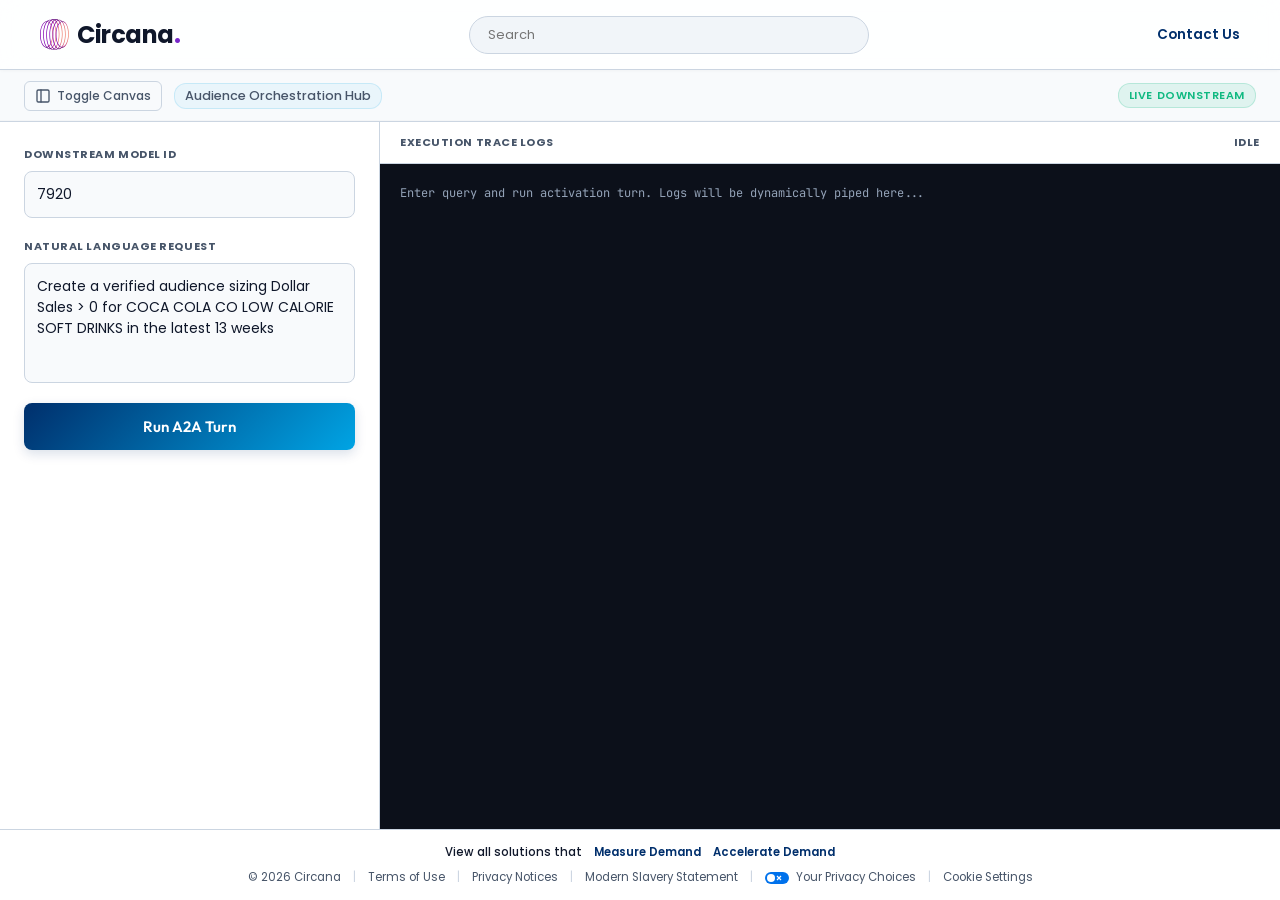
<file: google_repos/a2a_a2ui_on_prem/static/index.html>
<!DOCTYPE html>
<html lang='en'>
<head>
  <meta charset='UTF-8'>
  <meta name='viewport' content='width=device-width, initial-scale=1.0'>
  <title>Drive Growth with Market Research, Consumer Data, & Industry Analysis | Circana</title>
  <link rel='preconnect' href='https://fonts.googleapis.com'>
  <link rel='preconnect' href='https://fonts.gstatic.com' crossorigin>
  <link href='https://fonts.googleapis.com/css2?family=Inter:wght@400;500;600;700&family=JetBrains+Mono:wght@400;500&family=Outfit:wght@400;500;600;700&family=Poppins:wght@300;400;500;600;700&display=swap' rel='stylesheet'>
  <link rel="icon" href="favicon.svg" type="image/svg+xml"/>
  
  <style>
    :root {
      --bg-primary: #f8fafc;       /* Slate 50 */
      --bg-secondary: #ffffff;     /* White card bg */
      --bg-tertiary: #f1f5f9;      /* Slate 100 */
      --border-color: #cbd5e1;     /* Slate 300 */
      --text-main: #0f172a;        /* Slate 900 */
      --text-muted: #475569;       /* Slate 600 */
      --accent-color: #002f6c;     /* Circana Primary Deep Blue */
      --accent-hover: #001f4d;     /* Circana Darker Blue */
      --accent-light: #00a4e4;     /* Circana Light Blue */
      --green-glow: #10b981;
      --card-radius: 12px;
      --transition-speed: 0.25s;
    }

    * {
      box-sizing: border-box;
      margin: 0;
      padding: 0;
    }

    body {
      font-family: 'Poppins', 'Inter', sans-serif;
      background-color: var(--bg-primary);
      color: var(--text-main);
      display: flex;
      flex-direction: column;
      height: 100vh;
      overflow: hidden;
    }

    /* Primary Header (Brand Nav) matching Circana style */
    .primary-header {
      display: flex;
      justify-content: space-between;
      align-items: center;
      padding: 14px 40px;
      background: rgba(255, 255, 255, 0.85);
      backdrop-filter: blur(12px);
      border-bottom: 1px solid var(--border-color);
      box-shadow: 0 1px 3px 0 rgba(0,0,0,0.03);
      height: 70px;
      box-sizing: border-box;
    }

    .brand {
      display: flex;
      align-items: center;
      gap: 16px;
    }

    .circana-logo {
      height: 32px;
      display: block;
      object-fit: contain;
    }

    .brand-title {
      font-family: 'Poppins', sans-serif;
      font-weight: 700;
      font-size: 24px;
      color: #0f172a;
      letter-spacing: -0.5px;
      line-height: 1;
    }

    .brand-dot {
      color: #7928ca;
    }

    /* Header search bar */
    .search-container {
      flex: 1;
      max-width: 400px;
      margin: 0 40px;
      display: flex;
    }

    .header-search {
      width: 100%;
      background: #f1f5f9;
      border: 1px solid var(--border-color);
      border-radius: 20px;
      color: var(--text-main);
      padding: 8px 18px;
      font-family: inherit;
      font-size: 13px;
      outline: none;
      transition: border-color var(--transition-speed);
    }

    .header-search:focus {
      border-color: var(--accent-light);
      background: #ffffff;
    }

    .header-actions {
      display: flex;
      align-items: center;
      gap: 20px;
      font-size: 0.85rem;
    }

    .btn-contact {
      color: var(--accent-color);
      text-decoration: none;
      font-weight: 600;
    }

    .btn-contact:hover {
      text-decoration: underline;
    }

    /* Secondary Header (Application Subheader) */
    .app-subheader {
      display: flex;
      justify-content: space-between;
      align-items: center;
      padding: 8px 24px;
      background: #f8fafc;
      border-bottom: 1px solid var(--border-color);
      box-shadow: inset 0 -1px 0 0 rgba(0,0,0,0.02);
      height: 52px;
      box-sizing: border-box;
      flex-shrink: 0;
    }

    .btn-toggle-canvas {
      background: none;
      border: 1px solid var(--border-color);
      border-radius: 6px;
      padding: 5px 10px;
      cursor: pointer;
      color: var(--text-muted);
      display: flex;
      align-items: center;
      gap: 6px;
      font-family: inherit;
      font-size: 12px;
      font-weight: 500;
      transition: background var(--transition-speed);
    }

    .btn-toggle-canvas:hover {
      background: var(--bg-tertiary);
    }

    .hub-label {
      font-family: 'Poppins', sans-serif;
      font-size: 0.8rem;
      font-weight: 500;
      color: var(--text-muted);
      background: rgba(0, 164, 228, 0.06);
      padding: 3px 10px;
      border-radius: 12px;
      border: 1px solid rgba(0, 164, 228, 0.15);
    }

    .badge-live {
      background-color: rgba(16, 185, 129, 0.1);
      color: var(--green-glow);
      border: 1px solid rgba(16, 185, 129, 0.2);
      font-size: 11px;
      font-weight: 600;
      padding: 3px 10px;
      border-radius: 12px;
      text-transform: uppercase;
      letter-spacing: 0.05em;
    }

    /* Thicker loading progress bar with a shimmer animation */
    .global-progress-bar {
      height: 8px;
      width: 100%;
      background: #e2e8f0;
      position: relative;
      display: none;
      flex-shrink: 0;
      overflow: hidden;
    }

    .global-progress-fill {
      height: 100%;
      width: 0%;
      background: linear-gradient(90deg, var(--accent-light) 0%, var(--green-glow) 50%, var(--accent-light) 100%);
      background-size: 200% 100%;
      animation: progress-shimmer 1.5s infinite linear;
      transition: width 0.4s cubic-bezier(0.4, 0, 0.2, 1);
    }

    @keyframes progress-shimmer {
      0% {
        background-position: 200% 0;
      }
      100% {
        background-position: -200% 0;
      }
    }

    /* App Workspace wrapper layout */
    .app-workspace {
      display: flex;
      flex-direction: column;
      flex: 1;
      overflow: hidden;
    }

    /* Main Content Area */
    .container {
      display: flex;
      flex: 1;
      overflow: hidden;
    }

    /* Sidebar controls */
    .sidebar {
      width: 380px;
      background-color: var(--bg-secondary);
      border-right: 1px solid var(--border-color);
      display: flex;
      flex-direction: column;
      padding: 24px;
      gap: 20px;
      overflow-y: auto;
    }

    .input-group {
      display: flex;
      flex-direction: column;
      gap: 8px;
    }

    .input-label {
      font-size: 11px;
      font-weight: 700;
      color: var(--text-muted);
      text-transform: uppercase;
      letter-spacing: 0.05em;
    }

    .input-field {
      width: 100%;
      background-color: var(--bg-primary);
      border: 1px solid var(--border-color);
      border-radius: 8px;
      color: var(--text-main);
      padding: 12px;
      font-family: inherit;
      font-size: 14px;
      outline: none;
      transition: border-color var(--transition-speed);
    }

    .input-field:focus {
      border-color: var(--accent-light);
      background-color: #ffffff;
    }

    textarea.input-field {
      height: 120px;
      resize: none;
      line-height: 1.5;
    }

    .btn-run {
      background: linear-gradient(135deg, var(--accent-color), var(--accent-light));
      border: none;
      border-radius: 8px;
      color: white;
      padding: 14px;
      font-family: 'Outfit', sans-serif;
      font-size: 15px;
      font-weight: 600;
      cursor: pointer;
      display: flex;
      align-items: center;
      justify-content: center;
      gap: 8px;
      transition: opacity var(--transition-speed), transform 0.1s;
      box-shadow: 0 4px 12px rgba(0, 47, 108, 0.15);
    }

    .btn-run:hover {
      opacity: 0.95;
    }

    .btn-run:active {
      transform: scale(0.98);
    }

    .btn-run:disabled {
      background: var(--bg-tertiary);
      color: var(--text-muted);
      cursor: not-allowed;
      box-shadow: none;
    }

    /* Active Agent progress widget */
    .agent-progress-card {
      background: rgba(0, 164, 228, 0.06);
      border: 1px dashed rgba(0, 164, 228, 0.3);
      border-radius: 8px;
      padding: 16px;
      display: flex;
      flex-direction: column;
      gap: 12px;
      margin-top: 10px;
    }

    .agent-progress-sub-block {
      display: flex;
      flex-direction: column;
      gap: 6px;
    }

    .progress-header {
      display: flex;
      align-items: center;
      gap: 8px;
      font-size: 11px;
      font-weight: 700;
      color: var(--accent-color);
      text-transform: uppercase;
      letter-spacing: 0.05em;
    }

    .pulse-dot {
      width: 8px;
      height: 8px;
      background-color: #fbbf24;
      border-radius: 50%;
      box-shadow: 0 0 0 0 rgba(251, 191, 36, 0.7);
      animation: pulse 1.2s infinite;
      flex-shrink: 0;
    }

    .pulse-dot.sizing {
      background-color: var(--green-glow);
      box-shadow: 0 0 0 0 rgba(16, 185, 129, 0.7);
    }

    @keyframes pulse {
      0% {
        transform: scale(0.95);
        box-shadow: 0 0 0 0 rgba(251, 191, 36, 0.7);
      }
      70% {
        transform: scale(1);
        box-shadow: 0 0 0 8px rgba(251, 191, 36, 0);
      }
      100% {
        transform: scale(0.95);
        box-shadow: 0 0 0 0 rgba(251, 191, 36, 0);
      }
    }

    .progress-desc {
      font-size: 13px;
      color: var(--text-main);
      font-weight: 500;
      line-height: 1.4;
      word-break: break-all;
    }

    /* Output Section split */
    .display-area {
      flex: 1;
      display: flex;
      overflow: hidden;
    }

    /* Terminal logs panel */
    .logs-panel {
      flex: 1;
      background-color: #0c101a;
      display: flex;
      flex-direction: column;
      overflow: hidden;
    }

    .panel-header {
      background-color: var(--bg-secondary);
      border-bottom: 1px solid var(--border-color);
      padding: 12px 20px;
      font-size: 11px;
      font-weight: 700;
      color: var(--text-muted);
      display: flex;
      justify-content: space-between;
      align-items: center;
      text-transform: uppercase;
      letter-spacing: 0.05em;
    }

    .terminal {
      flex: 1;
      padding: 20px;
      font-family: 'JetBrains Mono', monospace;
      font-size: 12px;
      line-height: 1.6;
      color: #94a3b8;
      overflow-y: auto;
      white-space: pre-wrap;
    }

    .terminal .info { color: #60a5fa; }
    .terminal .success { color: var(--green-glow); }
    .terminal .error { color: #f87171; }
    .terminal .warn { color: #fbbf24; }

    /* A2UI Emulator Panel - Collapsed by default (0px width) */
    .emulator-panel {
      width: 0px;
      background-color: var(--bg-primary);
      display: flex;
      flex-direction: column;
      overflow: hidden;
      transition: width 0.5s cubic-bezier(0.4, 0, 0.2, 1);
    }

    .emulator-panel.expanded {
      width: 550px;
      border-left: 1px solid var(--border-color);
    }

    .emulator-canvas {
      flex: 1;
      padding: 24px;
      display: flex;
      align-items: center;
      justify-content: center;
      overflow-y: auto;
      background-image: radial-gradient(#cbd5e1 1px, transparent 1px);
      background-size: 20px 20px;
    }

    .empty-state {
      text-align: center;
      max-width: 320px;
      display: flex;
      flex-direction: column;
      align-items: center;
      gap: 12px;
    }

    .empty-state svg {
      width: 48px;
      height: 48px;
      color: var(--text-muted);
      opacity: 0.7;
    }

    .empty-state h3 {
      margin: 0;
      font-size: 16px;
      font-weight: 600;
      color: var(--text-main);
    }

    .empty-state p {
      margin: 0;
      font-size: 13px;
      color: var(--text-muted);
      line-height: 1.5;
    }

    iframe.a2ui-iframe {
      width: 100%;
      border: none;
      border-radius: 12px;
      box-shadow: 0 10px 25px -5px rgba(0, 0, 0, 0.1), 0 8px 10px -6px rgba(0, 0, 0, 0.1);
      background-color: #1e293b;
      opacity: 0;
      transform: translateY(10px);
      transition: opacity 0.3s ease, transform 0.3s ease;
    }

    iframe.a2ui-iframe.visible {
      opacity: 1;
      transform: translateY(0);
    }

    /* Footer styling matching Circana site */
    .app-footer {
      background: #ffffff;
      border-top: 1px solid var(--border-color);
      padding: 14px 24px;
      display: flex;
      flex-direction: column;
      align-items: center;
      gap: 8px;
      font-size: 0.72rem;
      color: var(--text-muted);
      flex-shrink: 0;
    }

    .footer-solutions {
      display: flex;
      align-items: center;
      gap: 12px;
    }

    .footer-solutions span {
      font-weight: 500;
      color: var(--text-main);
    }

    .footer-solutions a {
      color: var(--accent-color);
      text-decoration: none;
      font-weight: 600;
    }

    .footer-solutions a:hover {
      text-decoration: underline;
    }

    .footer-links {
      display: flex;
      align-items: center;
      justify-content: center;
      flex-wrap: wrap;
      gap: 8px;
    }

    .footer-links a {
      color: var(--text-muted);
      text-decoration: none;
      transition: color 0.15s ease;
    }

    .footer-links a:hover {
      color: var(--accent-color);
      text-decoration: underline;
    }

    .footer-links .divider {
      color: #cbd5e1;
      margin: 0 4px;
    }

    /* Loader */
    .spinner {
      border: 3px solid rgba(255, 255, 255, 0.1);
      width: 18px;
      height: 18px;
      border-radius: 50%;
      border-left-color: white;
      animation: spin 1s linear infinite;
      display: inline-block;
    }

    @keyframes spin {
      0% { transform: rotate(0deg); }
      100% { transform: rotate(360deg); }
    }
  </style>
</head>
<body>

  <!-- Primary Header matching brand navigation -->
  <header class="primary-header">
    <div class="brand">
      <div style="display:flex; align-items:center; gap:8px;">
        <img src="favicon.svg" alt="Circana" class="circana-logo">
        <span class="brand-title">Circana<span class="brand-dot">.</span></span>
      </div>
    </div>

    <!-- Centered Search Bar -->
    <div class="search-container">
      <input type="text" class="header-search" placeholder="Search">
    </div>

    <!-- Header Actions -->
    <div class="header-actions">
      <a href="#" class="btn-contact">Contact Us</a>
    </div>
  </header>

  <!-- Secondary Header matching application subheader -->
  <header class="app-subheader">
    <div class="brand" style="display:flex; align-items:center; gap:12px;">
      <button class="btn-toggle-canvas" id="btnToggleCanvas" title="Toggle A2UI Canvas">
        <svg width="16" height="16" viewBox="0 0 24 24" fill="none" stroke="currentColor" stroke-width="2" stroke-linecap="round" stroke-linejoin="round">
          <rect x="3" y="3" width="18" height="18" rx="2" ry="2"></rect>
          <line x1="9" y1="3" x2="9" y2="21"></line>
        </svg>
        <span>Toggle Canvas</span>
      </button>
      <span class="hub-label">Audience Orchestration Hub</span>
    </div>
    <div style="display:flex; align-items:center; gap:20px;">
      <span class='badge-live'>Live Downstream</span>
    </div>
  </header>

  <!-- Global loading progress bar -->
  <div id="globalProgressBar" class="global-progress-bar">
    <div id="globalProgressBarFill" class="global-progress-fill"></div>
  </div>

  <!-- Content split and Workspace -->
  <div class="app-workspace">
    <div class='container'>
      
      <!-- Sidebar Inputs -->
      <div class='sidebar'>
        <div class='input-group'>
          <label class='input-label'>Downstream Model ID</label>
          <input id='modelIdInput' class='input-field' type='text' value='7920'>
        </div>

        <div class='input-group'>
          <label class='input-label'>Natural Language Request</label>
          <textarea id='queryInput' class='input-field'>Create a verified audience sizing Dollar Sales > 0 for COCA COLA CO LOW CALORIE SOFT DRINKS in the latest 13 weeks</textarea>
        </div>

        <button id='runBtn' class='btn-run'>
          <span id='btnText'>Run A2A Turn</span>
        </button>

        <!-- Active Agent visual tracker -->
        <div id='agentProgressCard' class='agent-progress-card' style='display: none;'>
          <!-- Dynamic sub-blocks are dynamically appended here by js -->
        </div>
      </div>

      <!-- Displays split -->
      <div class='display-area'>
        
        <!-- Terminal logs -->
        <div class='logs-panel'>
          <div class='panel-header'>
            <span>EXECUTION TRACE LOGS</span>
            <span id='statusText' style='color: var(--text-muted);'>IDLE</span>
          </div>
          <div id='terminal' class='terminal'>Enter query and run activation turn. Logs will be dynamically piped here...</div>
        </div>

        <!-- A2UI Canvas (Toggled off by default) -->
        <div id="emulatorPanel" class="emulator-panel">
          <div class='panel-header'>
            <span>A2UI RENDERING CANVAS</span>
          </div>
          <div id='emulatorCanvas' class='emulator-canvas'>
            <div id='emptyState' class='empty-state'>
              <svg fill='none' stroke='currentColor' viewBox='0 0 24 24' xmlns='http://www.w3.org/2000/svg'><path stroke-linecap='round' stroke-linejoin='round' stroke-width='2' d='M9.75 17L9 20l-1 1h8l-1-1-.75-3M3 13h18M5 17h14a2 2 0 002-2V5a2 2 0 00-2-2H5a2 2 0 00-2 2v10a2 2 0 002 2z'></path></svg>
              <h3>A2UI Canvas Sandbox</h3>
              <p>Once the agent completes execution, the declarative A2UI JSON payload will be compiled and rendered here as an interactive widget.</p>
            </div>
            <iframe id='a2uiIframe' class='a2ui-iframe'></iframe>
          </div>
        </div>

      </div>

    </div>

    <!-- Solution Footer -->
    <footer class="app-footer">
      <div class="footer-solutions">
        <span>View all solutions that</span>
        <a href="#">Measure Demand</a>
        <a href="#">Accelerate Demand</a>
      </div>
      <div class="footer-links">
        <span>© 2026 Circana</span>
        <span class="divider">|</span>
        <a href="#">Terms of Use</a>
        <span class="divider">|</span>
        <a href="#">Privacy Notices</a>
        <span class="divider">|</span>
        <a href="#">Modern Slavery Statement</a>
        <span class="divider">|</span>
        <a href="#" class="privacy-choices">
          <svg width="24" height="12" viewBox="0 0 24 12" fill="none" style="vertical-align: middle; margin-right: 4px;">
            <rect width="24" height="12" rx="6" fill="#0072EC"/>
            <circle cx="6" cy="6" r="4" fill="white"/>
            <path d="M12 4L16 8M16 4L12 8" stroke="white" stroke-width="1.2"/>
          </svg>
          Your Privacy Choices
        </a>
        <span class="divider">|</span>
        <a href="#">Cookie Settings</a>
      </div>
    </footer>
  </div>

  <script>
    const runBtn = document.getElementById('runBtn');
    const queryInput = document.getElementById('queryInput');
    const modelIdInput = document.getElementById('modelIdInput');
    const terminal = document.getElementById('terminal');
    const statusText = document.getElementById('statusText');
    const emptyState = document.getElementById('emptyState');
    const a2uiIframe = document.getElementById('a2uiIframe');
    const emulatorPanel = document.getElementById('emulatorPanel');
    const btnToggleCanvas = document.getElementById('btnToggleCanvas');
    
    // Global Progress elements
    const globalProgressBar = document.getElementById('globalProgressBar');
    const globalProgressBarFill = document.getElementById('globalProgressBarFill');

    // Active progress trackers
    const agentProgressCard = document.getElementById('agentProgressCard');

    function appendLog(text, type='info') {
      const span = document.createElement('span');
      span.className = type;
      span.textContent = text + '\n';
      terminal.appendChild(span);
      terminal.scrollTop = terminal.scrollHeight;
    }

    // Manual canvas toggle button
    btnToggleCanvas.addEventListener('click', () => {
      emulatorPanel.classList.toggle('expanded');
    });

    runBtn.addEventListener('click', () => {
      const query = queryInput.value.trim();
      const modelId = modelIdInput.value.trim();

      if (!query) return;

      // Reset state
      terminal.textContent = '';
      statusText.textContent = 'RUNNING';
      statusText.style.color = '#fbbf24';
      emptyState.style.display = 'flex';
      
      // Collapse emulator panel on run start
      emulatorPanel.classList.remove('expanded');
      a2uiIframe.classList.remove('visible');
      a2uiIframe.style.display = 'none';

      runBtn.disabled = true;
      runBtn.innerHTML = '<span class="spinner"></span> <span>Running Orchestration...</span>';

      // Reset and display global progress bar
      globalProgressBar.style.display = 'block';
      globalProgressBarFill.style.width = '10%';

      // Reset active progress card
      agentProgressCard.innerHTML = `
        <div class="agent-progress-sub-block">
          <div class="progress-header">
            <span class="pulse-dot"></span>
            <span>Liquid Activation Orchestrator</span>
          </div>
          <div class="progress-desc">Parsing user natural language request...</div>
        </div>
      `;
      agentProgressCard.style.display = 'flex';

      appendLog(`[SYSTEM] Initializing stream subscription for model ID ${modelId}...`, 'info');
      
      // Open EventSource stream subscription
      const streamUrl = `/api/run?query=${encodeURIComponent(query)}&model_id=${encodeURIComponent(modelId)}`;
      const eventSource = new EventSource(streamUrl);

      eventSource.onmessage = (event) => {
        try {
          const data = JSON.parse(event.data);

          if (data.type === 'status') {
            // Clear previous sub-blocks
            agentProgressCard.innerHTML = '';
            
            if (Array.isArray(data.agent)) {
              data.agent.forEach((agentName, idx) => {
                const descText = data.desc[idx] || '';
                
                const itemDiv = document.createElement('div');
                itemDiv.className = 'agent-progress-sub-block';
                if (idx < data.agent.length - 1) {
                  itemDiv.style.marginBottom = '12px';
                  itemDiv.style.borderBottom = '1px dashed rgba(0, 164, 228, 0.15)';
                  itemDiv.style.paddingBottom = '10px';
                }
                
                const headerDiv = document.createElement('div');
                headerDiv.className = 'progress-header';
                
                const dotSpan = document.createElement('span');
                dotSpan.className = 'pulse-dot';
                
                const nameSpan = document.createElement('span');
                nameSpan.textContent = agentName;
                
                headerDiv.appendChild(dotSpan);
                headerDiv.appendChild(nameSpan);
                
                const descDiv = document.createElement('div');
                descDiv.className = 'progress-desc';
                descDiv.textContent = descText;
                
                itemDiv.appendChild(headerDiv);
                itemDiv.appendChild(descDiv);
                agentProgressCard.appendChild(itemDiv);
              });
              
              // Set progress bar depending on phase
              if (data.agent[0].includes('Hierarchy')) {
                globalProgressBarFill.style.width = '35%';
              } else if (data.agent[0].includes('Entity')) {
                globalProgressBarFill.style.width = '60%';
              }
            } else {
              // Single agent
              const headerDiv = document.createElement('div');
              headerDiv.className = 'progress-header';
              
              const dotSpan = document.createElement('span');
              dotSpan.className = 'pulse-dot';
              if (data.agent.includes('Polling') || data.agent.includes('Sizing') || data.agent.includes('Status')) {
                dotSpan.classList.add('sizing');
              }
              
              const nameSpan = document.createElement('span');
              nameSpan.textContent = data.agent;
              
              headerDiv.appendChild(dotSpan);
              headerDiv.appendChild(nameSpan);
              
              const descDiv = document.createElement('div');
              descDiv.className = 'progress-desc';
              descDiv.textContent = data.desc;
              
              const itemDiv = document.createElement('div');
              itemDiv.className = 'agent-progress-sub-block';
              itemDiv.appendChild(headerDiv);
              itemDiv.appendChild(descDiv);
              agentProgressCard.appendChild(itemDiv);

              // Set progress bar depending on agent
              if (data.agent.includes('Metadata')) {
                globalProgressBarFill.style.width = '75%';
              } else if (data.agent.includes('Sizing') || data.agent.includes('Status')) {
                globalProgressBarFill.style.width = '88%';
              }
            }
          } 
          else if (data.type === 'log') {
            const log = data.message;
            let logType = 'info';
            if (log.includes('[ERROR]')) logType = 'error';
            else if (log.includes('[WARNING]')) logType = 'warn';
            else if (log.includes('successfully') || log.includes('COMPLETED')) logType = 'success';
            appendLog(log, logType);
          } 
          else if (data.type === 'result') {
            // Terminate EventSource
            eventSource.close();
            runBtn.disabled = false;
            runBtn.innerHTML = 'Run A2A Turn';

            // Complete progress bar
            globalProgressBarFill.style.width = '100%';
            setTimeout(() => {
              globalProgressBar.style.display = 'none';
            }, 800);

            if (!data.success) {
              throw new Error(data.error || 'Server execution failed.');
            }

            appendLog(`[SYSTEM] Sizing Batch created successfully. Batch ID: ${data.batch_id}`, 'success');
            statusText.textContent = 'SUCCESS';
            statusText.style.color = 'var(--green-glow)';

            // Hide agent card on success
            agentProgressCard.style.display = 'none';

            // Extract and parse A2UI JSON payload
            const cleanA2uiStr = data.a2ui_json.replace('<a2ui-json>\n', '').replace('\n</a2ui-json>', '');
            const a2uiArray = JSON.parse(cleanA2uiStr);

            let htmlContent = '';
            let height = 550;

            for (const action of a2uiArray) {
              if (action.surfaceUpdate && action.surfaceUpdate.components) {
                for (const comp of action.surfaceUpdate.components) {
                  if (comp.webFrameSrcdoc) {
                    htmlContent = comp.webFrameSrcdoc.htmlContent.literalString;
                    height = comp.webFrameSrcdoc.height || 550;
                    break;
                  }
                }
              }
            }

            if (htmlContent) {
              appendLog(`[SYSTEM] Rendering sandboxed A2UI custom HTML iframe...`, 'success');
              
              // Automatically expand the panel
              emulatorPanel.classList.add('expanded');
              
              setTimeout(() => {
                emptyState.style.display = 'none';
                a2uiIframe.style.display = 'block';
                a2uiIframe.style.height = `${height}px`;
                a2uiIframe.srcdoc = htmlContent;
                
                setTimeout(() => {
                  a2uiIframe.classList.add('visible');
                }, 50);
              }, 500); // Wait for open transition
            }
          }
        } catch (err) {
          eventSource.close();
          runBtn.disabled = false;
          runBtn.innerHTML = 'Run A2A Turn';
          
          globalProgressBarFill.style.background = '#f87171';
          globalProgressBarFill.style.width = '100%';
          setTimeout(() => {
            globalProgressBar.style.display = 'none';
            globalProgressBarFill.style.background = 'linear-gradient(90deg, var(--accent-light) 0%, var(--green-glow) 50%, var(--accent-light) 100%)';
          }, 1500);

          appendLog(`[SYSTEM] Execution Error: ${err.message}`, 'error');
          statusText.textContent = 'ERROR';
          statusText.style.color = '#f87171';
          
          agentProgressCard.innerHTML = `
            <div class="agent-progress-sub-block">
              <div class="progress-header">
                <span class="pulse-dot" style="background-color:#f87171; box-shadow:none;"></span>
                <span>System Error</span>
              </div>
              <div class="progress-desc">${err.message}</div>
            </div>
          `;
        }
      };

      eventSource.onerror = (err) => {
        eventSource.close();
        runBtn.disabled = false;
        runBtn.innerHTML = 'Run A2A Turn';
        
        globalProgressBar.style.display = 'none';
        
        appendLog(`[SYSTEM] EventSource stream connection error.`, 'error');
        statusText.textContent = 'ERROR';
        statusText.style.color = '#f87171';
      };
    });
  </script>
</body>
</html>
</file>
